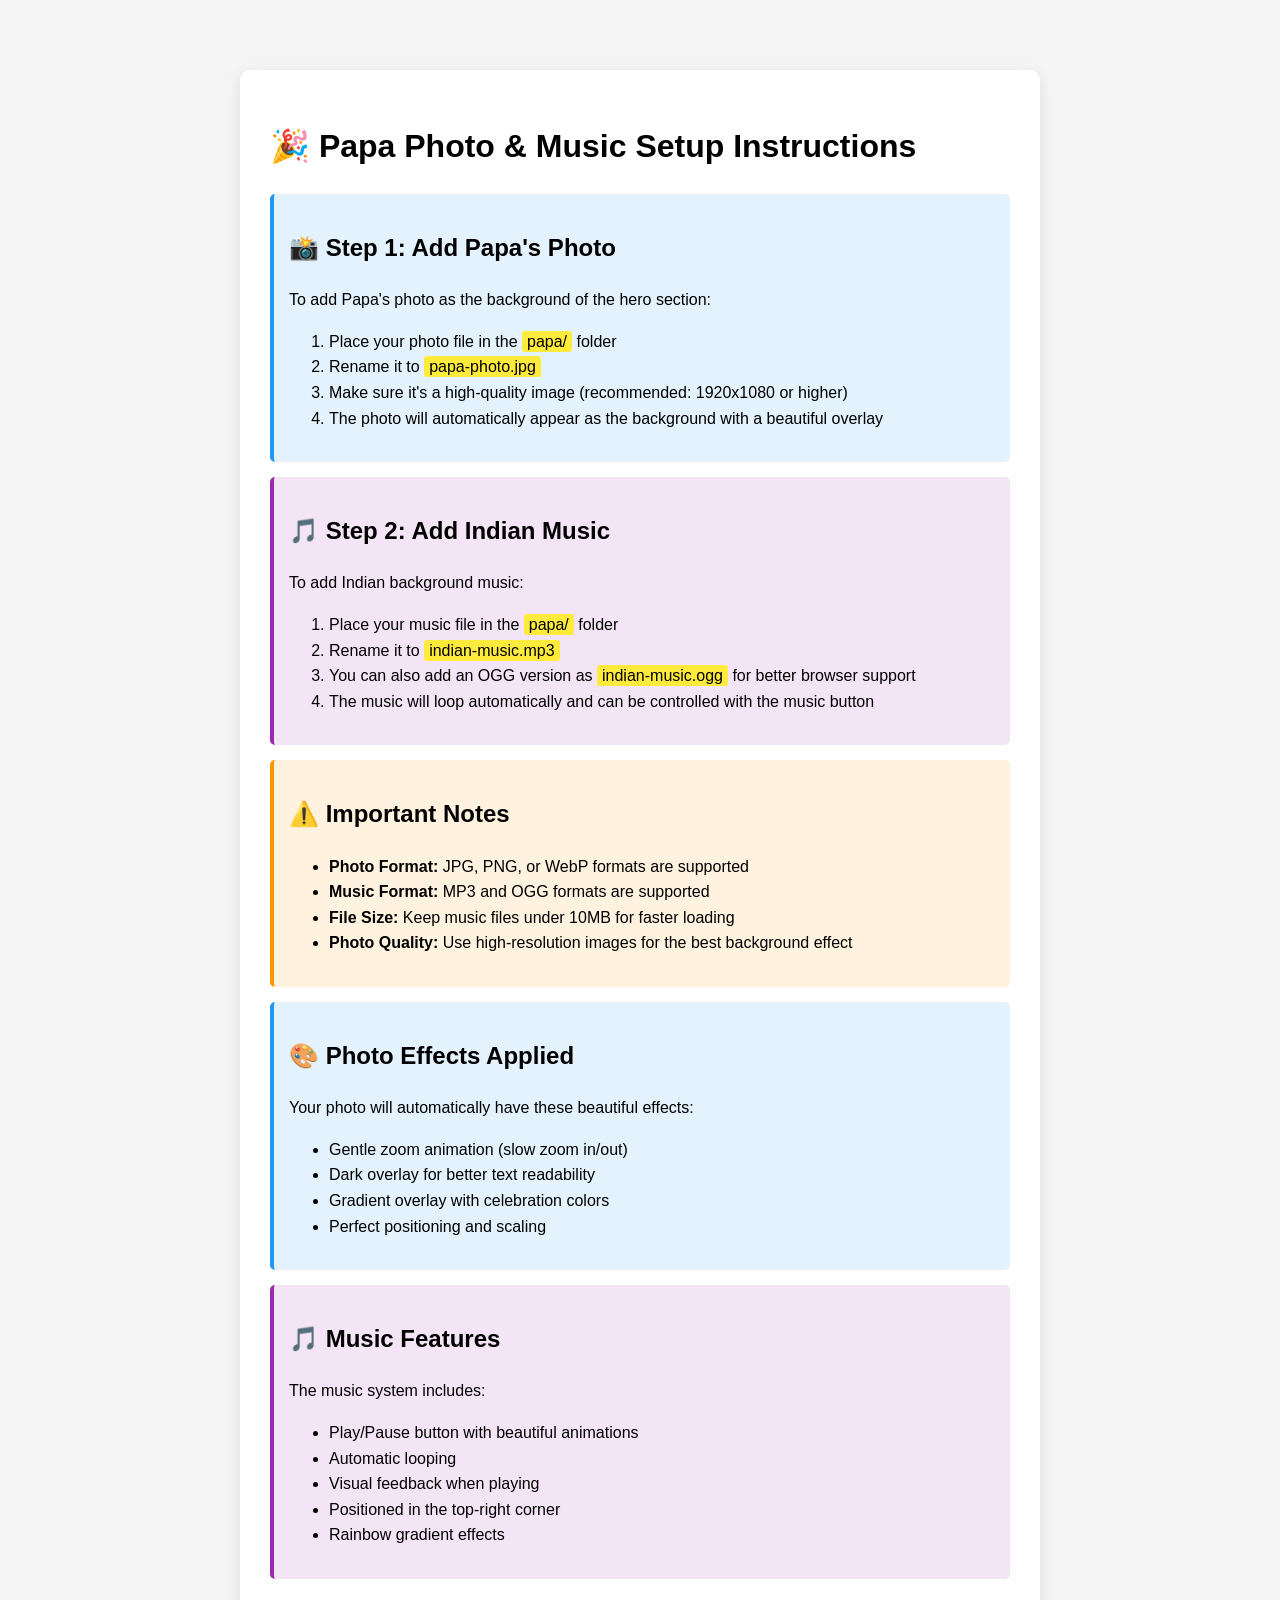
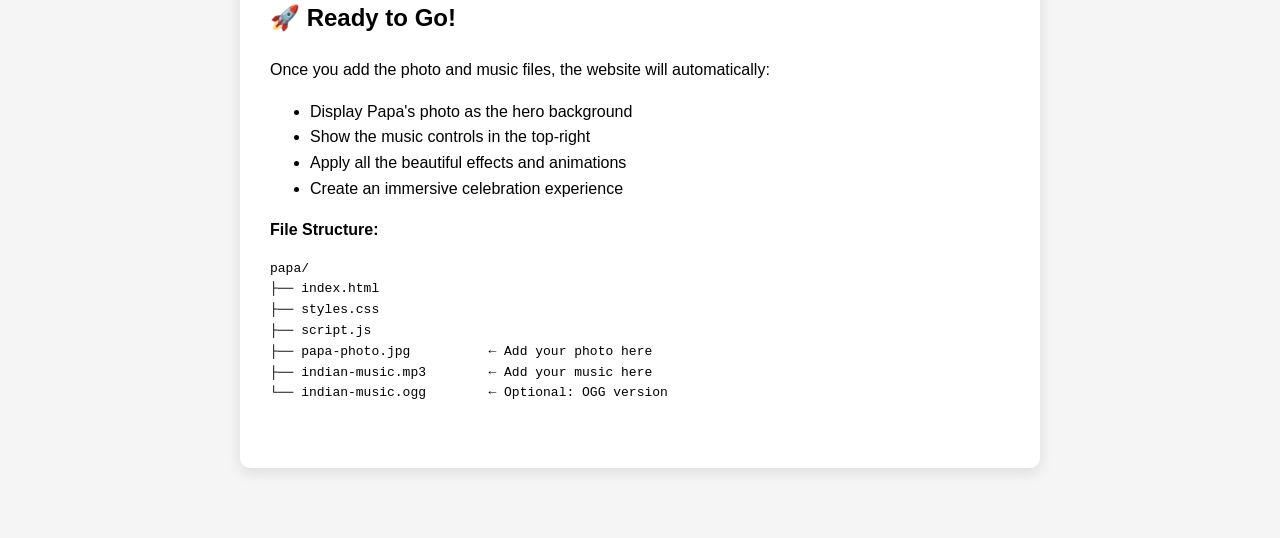
<file: papa-photo-placeholder.html>
<!DOCTYPE html>
<html lang="en">
<head>
    <meta charset="UTF-8">
    <meta name="viewport" content="width=device-width, initial-scale=1.0">
    <title>Papa Photo Setup Instructions</title>
    <style>
        body {
            font-family: Arial, sans-serif;
            max-width: 800px;
            margin: 50px auto;
            padding: 20px;
            background: #f5f5f5;
            line-height: 1.6;
        }
        .container {
            background: white;
            padding: 30px;
            border-radius: 10px;
            box-shadow: 0 5px 15px rgba(0,0,0,0.1);
        }
        .highlight {
            background: #ffeb3b;
            padding: 2px 5px;
            border-radius: 3px;
        }
        .step {
            background: #e3f2fd;
            padding: 15px;
            margin: 15px 0;
            border-left: 4px solid #2196f3;
            border-radius: 5px;
        }
        .file-info {
            background: #f3e5f5;
            padding: 15px;
            margin: 15px 0;
            border-left: 4px solid #9c27b0;
            border-radius: 5px;
        }
        .warning {
            background: #fff3e0;
            padding: 15px;
            margin: 15px 0;
            border-left: 4px solid #ff9800;
            border-radius: 5px;
        }
    </style>
</head>
<body>
    <div class="container">
        <h1>🎉 Papa Photo & Music Setup Instructions</h1>
        
        <div class="step">
            <h2>📸 Step 1: Add Papa's Photo</h2>
            <p>To add Papa's photo as the background of the hero section:</p>
            <ol>
                <li>Place your photo file in the <span class="highlight">papa/</span> folder</li>
                <li>Rename it to <span class="highlight">papa-photo.jpg</span></li>
                <li>Make sure it's a high-quality image (recommended: 1920x1080 or higher)</li>
                <li>The photo will automatically appear as the background with a beautiful overlay</li>
            </ol>
        </div>
        
        <div class="file-info">
            <h2>🎵 Step 2: Add Indian Music</h2>
            <p>To add Indian background music:</p>
            <ol>
                <li>Place your music file in the <span class="highlight">papa/</span> folder</li>
                <li>Rename it to <span class="highlight">indian-music.mp3</span></li>
                <li>You can also add an OGG version as <span class="highlight">indian-music.ogg</span> for better browser support</li>
                <li>The music will loop automatically and can be controlled with the music button</li>
            </ol>
        </div>
        
        <div class="warning">
            <h2>⚠️ Important Notes</h2>
            <ul>
                <li><strong>Photo Format:</strong> JPG, PNG, or WebP formats are supported</li>
                <li><strong>Music Format:</strong> MP3 and OGG formats are supported</li>
                <li><strong>File Size:</strong> Keep music files under 10MB for faster loading</li>
                <li><strong>Photo Quality:</strong> Use high-resolution images for the best background effect</li>
            </ul>
        </div>
        
        <div class="step">
            <h2>🎨 Photo Effects Applied</h2>
            <p>Your photo will automatically have these beautiful effects:</p>
            <ul>
                <li>Gentle zoom animation (slow zoom in/out)</li>
                <li>Dark overlay for better text readability</li>
                <li>Gradient overlay with celebration colors</li>
                <li>Perfect positioning and scaling</li>
            </ul>
        </div>
        
        <div class="file-info">
            <h2>🎵 Music Features</h2>
            <p>The music system includes:</p>
            <ul>
                <li>Play/Pause button with beautiful animations</li>
                <li>Automatic looping</li>
                <li>Visual feedback when playing</li>
                <li>Positioned in the top-right corner</li>
                <li>Rainbow gradient effects</li>
            </ul>
        </div>
        
        <h2>🚀 Ready to Go!</h2>
        <p>Once you add the photo and music files, the website will automatically:</p>
        <ul>
            <li>Display Papa's photo as the hero background</li>
            <li>Show the music controls in the top-right</li>
            <li>Apply all the beautiful effects and animations</li>
            <li>Create an immersive celebration experience</li>
        </ul>
        
        <p><strong>File Structure:</strong></p>
        <pre>
papa/
├── index.html
├── styles.css
├── script.js
├── papa-photo.jpg          ← Add your photo here
├── indian-music.mp3        ← Add your music here
└── indian-music.ogg        ← Optional: OGG version
        </pre>
    </div>
</body>
</html>
</file>
